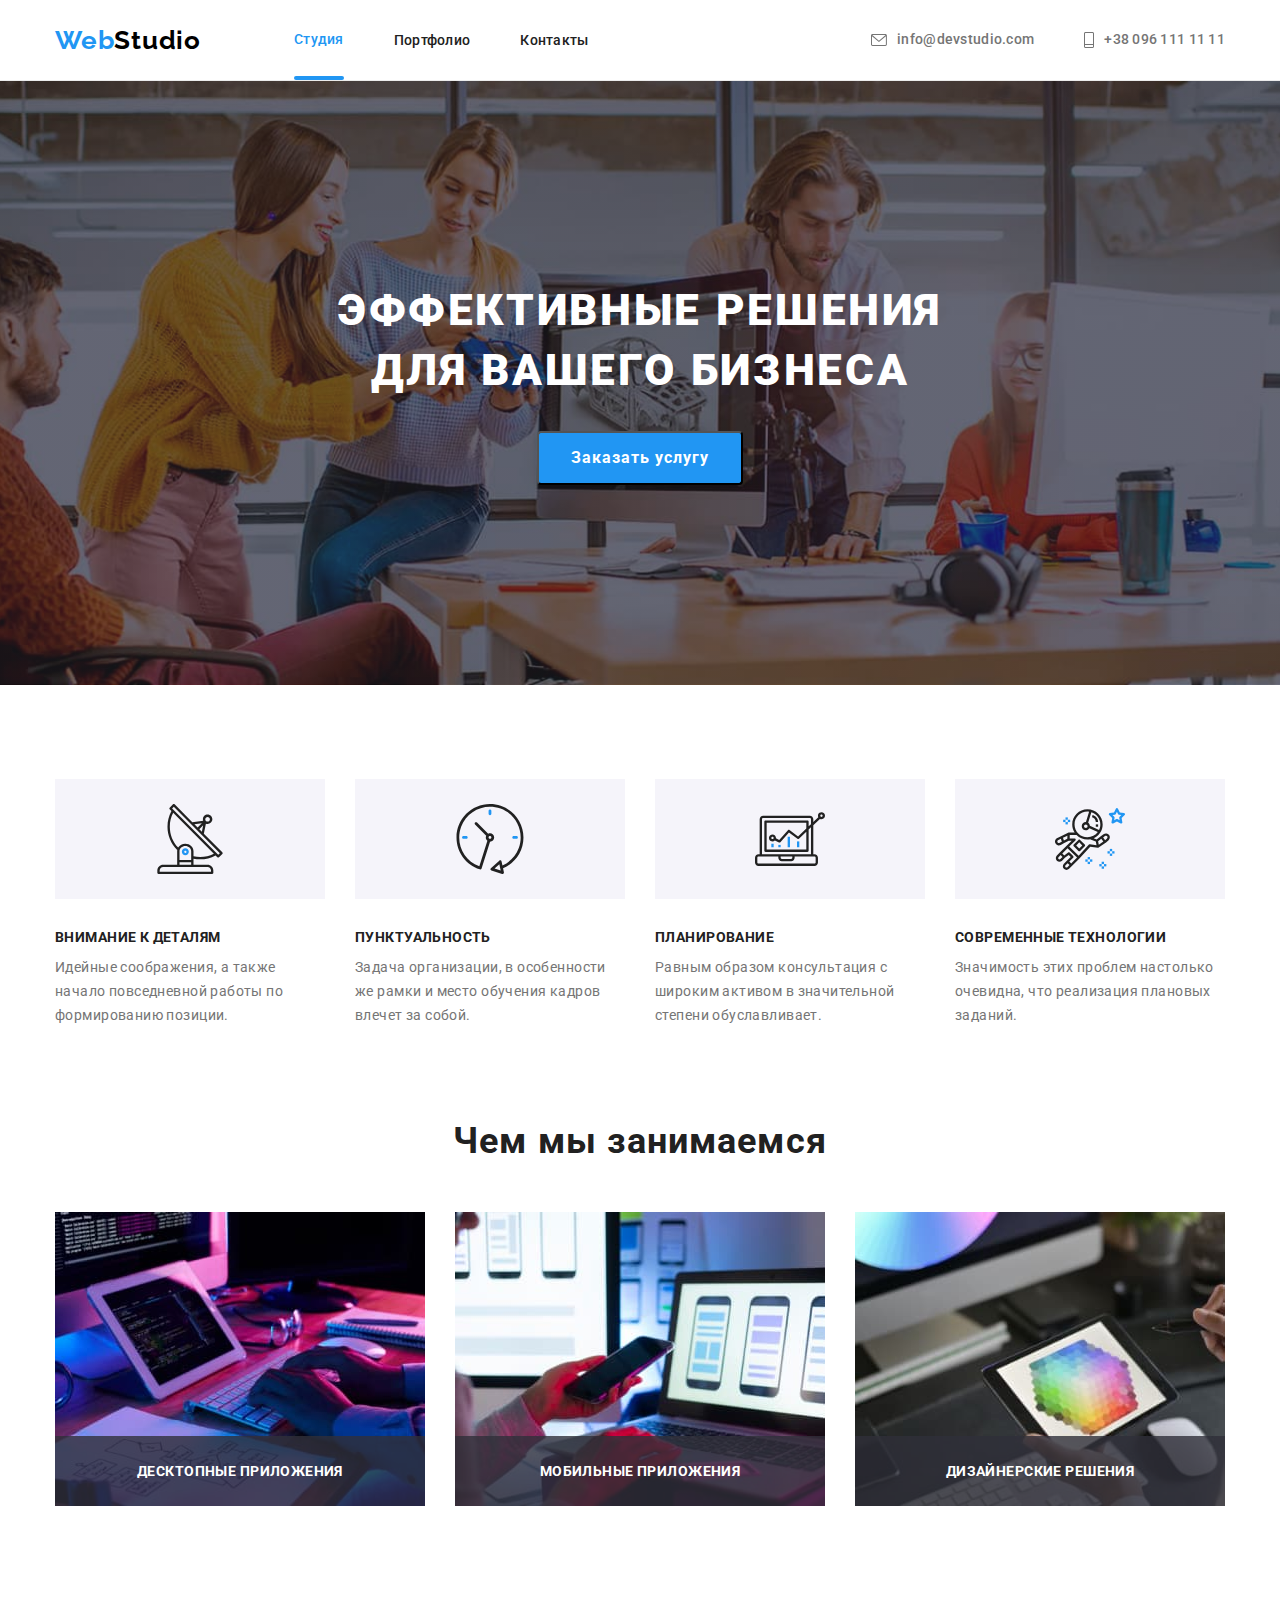
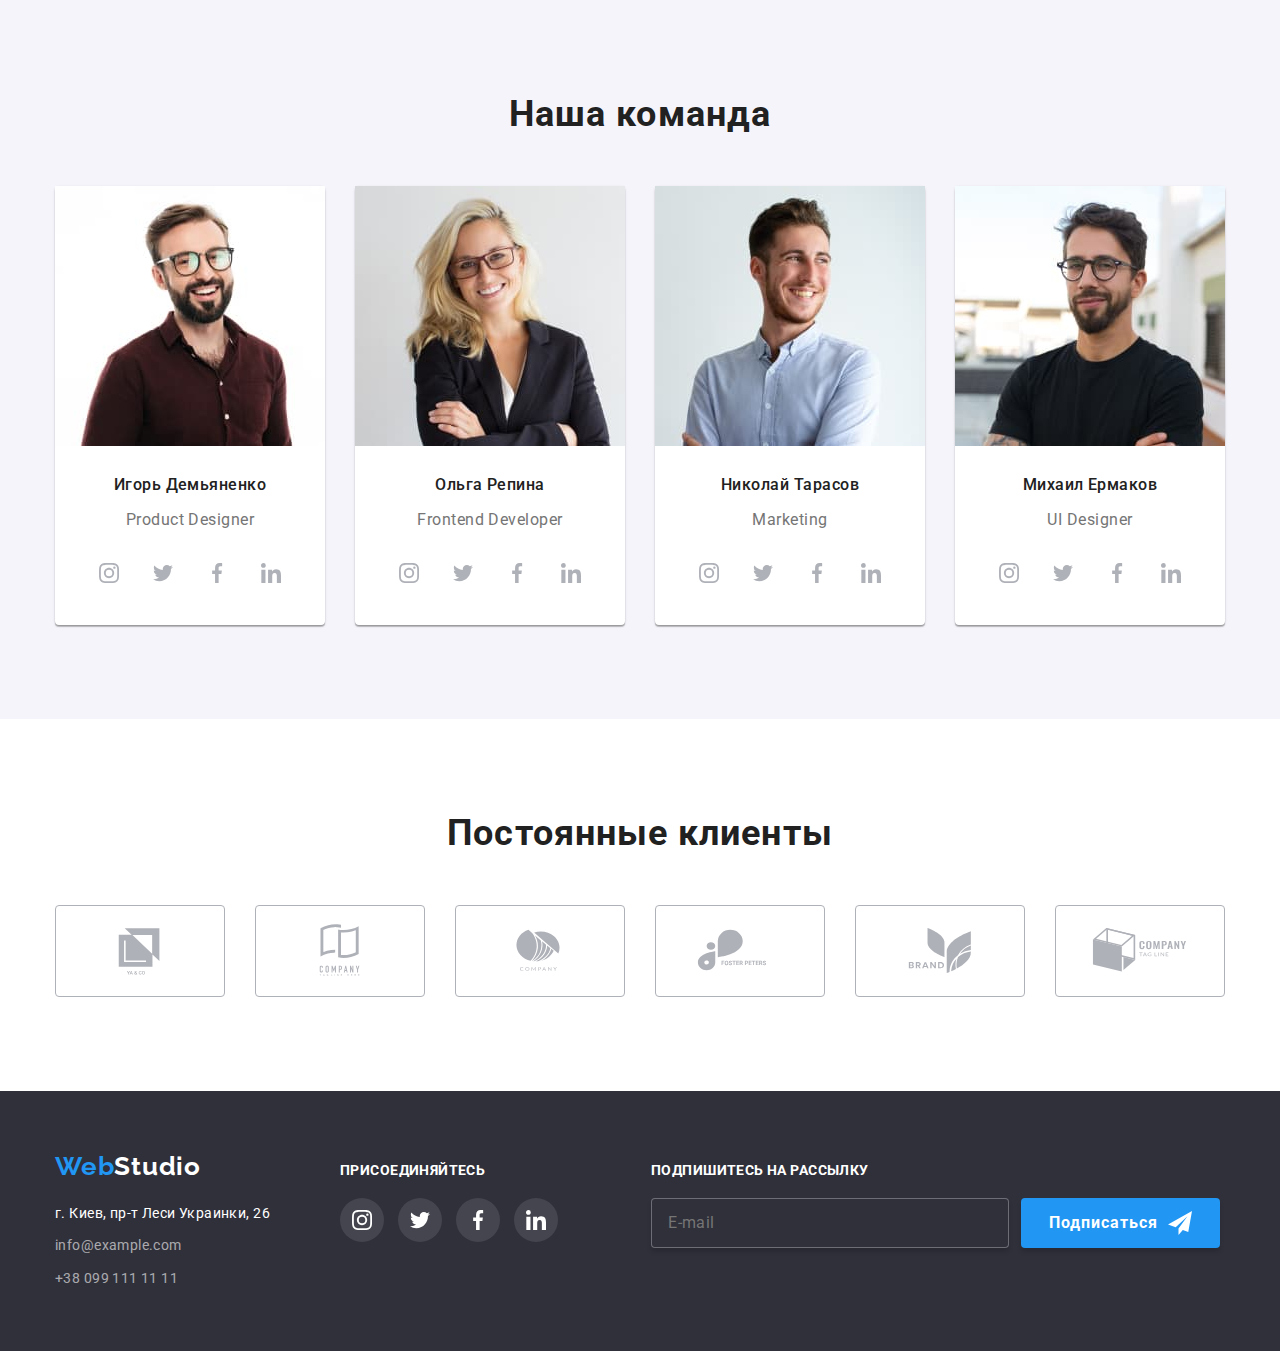
<file: index.html>
<!DOCTYPE html>
<html lang="ru">

<head>
  <meta charset="UTF-8" />
  <meta http-equiv="X-UA-Compatible" content="IE=edge" />
  <meta name="viewport" content="width=device-width, initial-scale=1.0" />
  <title>WebStudio</title>
  <link rel="preconnect" href="https://fonts.googleapis.com">
  <link rel="preconnect" href="https://fonts.gstatic.com" crossorigin>
  <link
    href="https://fonts.googleapis.com/css2?family=Montserrat:ital,wght@0,300;0,400;0,700;1,300&family=Oleo+Script&family=Raleway:wght@700&family=Roboto:wght@300;400;500;700;900&display=swap"
    rel="stylesheet">
  <link rel="stylesheet" href="https://cdnjs.cloudflare.com/ajax/libs/modern-normalize/1.1.0/modern-normalize.min.css">
  <link rel="stylesheet" href="./styles/style.css">

</head>

<body>
  <header class="header-section">
    <div class="container header-webstudio-logo">
      <a href="./index.html" class="header-webstudio-link"><span class="logo-bluetext">Web</span><span
          class="blacktext">Studio</span></a>
      <nav class="header-nav">
        <ul class="header-nav-ul">
          <li class="header-nav-item"><a href="./index.html" class="header-bluetext">Студия</a></li>
          <li class="header-nav-item"><a class="header-nav-link" href="./portfolio.html">Портфолио</a></li>
          <li class="header-nav-item"><a class="header-nav-link" href="#">Контакты</a></li>
        </ul>
      </nav>
      <ul class="header-contacts">
        <li class="header-contacts-item">
          <a class="header-contacts-link" href="mailto:info@devstudio.com">
            <svg class="icon-envelope">
              <use href="./images/symbol-defs.svg#icon-envelope">
              </use>
            </svg>
            info@devstudio.com
          </a>
        </li>
        <li class="header-contacts-item">
          <a class="header-contacts-link" href="tel:+380961111111">
            <svg class="icon-phone">
              <use href="./images/symbol-defs.svg#icon-phone">
              </use>
            </svg>
            +38 096 111 11 11
          </a>
        </li>
      </ul>
    </div>
  </header>
  <main class="main-section">
    <section class="hero">
      <!-- <div class="Button-section"> -->
      <div class="container">
        <h1 class="button-section-title">ЭФФЕКТИВНЫЕ РЕШЕНИЯ<br>ДЛЯ ВАШЕГО БИЗНЕСА</h1>
        <button type="button" class="main-page-button" data-modal-open>Заказать услугу</button>
      </div>
      <!-- </div> -->
    </section>
    <section class="section about-us-section">
      <div class="container">
        <ul class="about-us-list">
          <li class="about-us-item">
            <div class="about-us-icon-div"> <svg height="70" width="70" class="about-us-icon">
                <use href="./images/symbol-defs.svg#icon-antenna"></use>
              </svg></div>
            <h3 class="about-us-title">ВНИМАНИЕ К ДЕТАЛЯМ</h3>
            <p class="about-us-text">
              Идейные соображения, а также начало повседневной работы по
              формированию позиции.
            </p>
          </li>
          <li class="about-us-item">
            <div class="about-us-icon-div"><svg height="70" width="70" class="about-us-icon">
                <use href="./images/symbol-defs.svg#icon-clock"></use>
              </svg></div>
            <h3 class="about-us-title">ПУНКТУАЛЬНОСТЬ</h3>
            <p class="about-us-text">
              Задача организации, в особенности же рамки и место обучения кадров
              влечет за собой.
            </p>
          </li>
          <li class="about-us-item">
            <div class="about-us-icon-div"><svg height="70" width="70" class="about-us-icon">
                <use href="./images/symbol-defs.svg#icon-diagram"></use>
              </svg></div>
            <h3 class="about-us-title">ПЛАНИРОВАНИЕ</h3>
            <p class="about-us-text">
              Равным образом консультация с широким активом в значительной степени
              обуславливает.
            </p>
          </li>
          <li class="about-us-item">
            <div class="about-us-icon-div"> <svg height="70" width="70" class="about-us-icon">
                <use href="./images/symbol-defs.svg#icon-astronaut"></use>
              </svg></div>
            <h3 class="about-us-title">СОВРЕМЕННЫЕ ТЕХНОЛОГИИ</h3>
            <p class="about-us-text">
              Значимость этих проблем настолько очевидна, что реализация плановых
              заданий.
            </p>
          </li>
        </ul>
      </div>
    </section>
    <section class="section what-we-do-section">
      <div class="container">
        <!-- <div class="what-we-do-div"> -->
        <h2 class="what-we-do-title">Чем мы занимаемся</h2>
        <ul class="what-we-do-list">
          <li class="what-we-do-item">
            <div class="what-we-do-item-div">
              <img width="370" src="images/Планшет.jpg" alt="Чем мы занимаемся" />

              <div class="what-we-do-name">
                <h3 class="what-we-do-text">
                  ДЕСКТОПНЫЕ ПРИЛОЖЕНИЯ
                </h3>
              </div>
            </div>
          </li>
          <li class="what-we-do-item">
            <div class="what-we-do-item-div">
              <img width="370" src="images/Ноут.jpg" alt="Чем мы занимаемся" />
              <div class="what-we-do-name">
                <h3 class="what-we-do-text">
                  МОБИЛЬНЫЕ ПРИЛОЖЕНИЯ
                </h3>
              </div>
            </div>
          </li>
          <li class="what-we-do-item">
            <div class="what-we-do-item-div">
              <img width="370" src="images/Палитра.jpg" alt="Чем мы занимаемся" />

              <div class="what-we-do-name">
                <h3 class="what-we-do-text">
                  ДИЗАЙНЕРСКИЕ РЕШЕНИЯ
                </h3>
              </div>
            </div>
          </li>
        </ul>
        <!-- </div> -->
      </div>
    </section>
    <section class="section our-team-section">
      <div class="container">
        <h2>Наша команда</h2>
        <ul class="our-team-list">
          <li class="our-team-item">
            <img width="270" src="images/Демьяненко.jpg" alt="Игорь Демьяненко" />
            <div class="our-team-item-div">
              <h3 class="our-team-name">Игорь Демьяненко</h3>
              <p class="our-team-job">Product Designer</p>
              <ul class="our-team-icon-list">
                <li class="our-team-icon-item">
                  <a class="our-team-icon-link" href="#">
                    <svg width="20px" height="20px" class="our-team-icon-instagram">
                      <use href="./images/symbol-defs.svg#icon-instagram"></use>
                    </svg>
                  </a>
                </li>
                <li class="our-team-icon-item">
                  <a class="our-team-icon-link" href="#">
                    <svg width="20px" height="20px" class="our-team-icon-twitter">
                      <use href="./images/symbol-defs.svg#icon-twitter"></use>
                    </svg>
                  </a>
                </li>
                <li class="our-team-icon-item">
                  <a class="our-team-icon-link" href="#">
                    <svg width="20px" height="20px" class="our-team-icon-facebook">
                      <use href="./images/symbol-defs.svg#icon-facebook"></use>
                    </svg>
                  </a>
                </li>
                <li class="our-team-icon-item">
                  <a class="our-team-icon-link" href="#">
                    <svg width="20px" height="20px" class="our-team-icon-linkedin">
                      <use href="./images/symbol-defs.svg#icon-linkedin"></use>
                    </svg>
                  </a>
                </li>
              </ul>
            </div>
          </li>

          <li class="our-team-item">
            <img width="270" src="images/Репина.jpg" alt="Ольга Репина" />
            <div class="our-team-item-div">
              <h3 class="our-team-name">Ольга Репина</h3>
              <p class="our-team-job">Frontend Developer</p>
              <ul class="our-team-icon-list">
                <li class="our-team-icon-item">
                  <a class="our-team-icon-link" href="#">
                    <svg width="20px" height="20px" class="our-team-icon-instagram">
                      <use href="./images/symbol-defs.svg#icon-instagram"></use>
                    </svg>
                  </a>
                </li>
                <li class="our-team-icon-item">
                  <a class="our-team-icon-link" href="#">
                    <svg width="20px" height="20px" class="our-team-icon-twitter">
                      <use href="./images/symbol-defs.svg#icon-twitter"></use>
                    </svg>
                  </a>
                </li>
                <li class="our-team-icon-item">
                  <a class="our-team-icon-link" href="#">
                    <svg width="20px" height="20px" class="our-team-icon-facebook">
                      <use href="./images/symbol-defs.svg#icon-facebook"></use>
                    </svg>
                  </a>
                </li>
                <li class="our-team-icon-item">
                  <a class="our-team-icon-link" href="#">
                    <svg width="20px" height="20px" class="our-team-icon-linkedin">
                      <use href="./images/symbol-defs.svg#icon-linkedin"></use>
                    </svg>
                  </a>
                </li>
              </ul>
            </div>
          </li>

          <li class="our-team-item">
            <img width="270" src="images/Тарасов.jpg" alt="Николай Тарасов" />
            <div class="our-team-item-div">
              <h3 class="our-team-name">Николай Тарасов</h3>
              <p class="our-team-job">Marketing</p>
              <ul class="our-team-icon-list">
                <li class="our-team-icon-item">
                  <a class="our-team-icon-link" href="#">
                    <svg width="20px" height="20px" class="our-team-icon-instagram">
                      <use href="./images/symbol-defs.svg#icon-instagram"></use>
                    </svg>
                  </a>
                </li>
                <li class="our-team-icon-item">
                  <a class="our-team-icon-link" href="#">
                    <svg width="20px" height="20px" class="our-team-icon-twitter">
                      <use href="./images/symbol-defs.svg#icon-twitter"></use>
                    </svg>
                  </a>
                </li>
                <li class="our-team-icon-item">
                  <a class="our-team-icon-link" href="#">
                    <svg width="20px" height="20px" class="our-team-icon-facebook">
                      <use href="./images/symbol-defs.svg#icon-facebook"></use>
                    </svg>
                  </a>
                </li>
                <li class="our-team-icon-item">
                  <a class="our-team-icon-link" href="#">
                    <svg width="20px" height="20px" class="our-team-icon-linkedin">
                      <use href="./images/symbol-defs.svg#icon-linkedin"></use>
                    </svg>
                  </a>
                </li>
              </ul>
            </div>
          </li>
          <li class="our-team-item">
            <img width="270" src="images/Ермаков.jpg" alt="Михаил Ермаков" />
            <div class="our-team-item-div">
              <h3 class="our-team-name">Михаил Ермаков</h3>
              <p class="our-team-job">UI Designer</p>
              <ul class="our-team-icon-list">
                <li class="our-team-icon-item">
                  <a class="our-team-icon-link" href="#">
                    <svg width="20px" height="20px" class="our-team-icon-instagram">
                      <use href="./images/symbol-defs.svg#icon-instagram"></use>
                    </svg>
                  </a>
                </li>
                <li class="our-team-icon-item">
                  <a class="our-team-icon-link" href="#">
                    <svg width="20px" height="20px" class="our-team-icon-twitter">
                      <use href="./images/symbol-defs.svg#icon-twitter"></use>
                    </svg>
                  </a>
                </li>
                <li class="our-team-icon-item">
                  <a class="our-team-icon-link" href="#">
                    <svg width="20px" height="20px" class="our-team-icon-facebook">
                      <use href="./images/symbol-defs.svg#icon-facebook"></use>
                    </svg>
                  </a>
                </li>
                <li class="our-team-icon-item">
                  <a class="our-team-icon-link" href="#">
                    <svg width="20px" height="20px" class="our-team-icon-linkedin">
                      <use href="./images/symbol-defs.svg#icon-linkedin"></use>
                    </svg>
                  </a>
                </li>
              </ul>
            </div>
          </li>
        </ul>
      </div>
    </section>
    <section class="section clients-section">
      <div class="container">
        <h2>Постоянные клиенты</h2>
        <ul class="clients-list">
          <li class="clients-list-item">
            <a href="" class="clients-icon-link">
              <svg height="60" width="106" class="clients-icon-logo">
                <use href="./images/symbol-defs.svg#icon-logo1"></use>
              </svg>
            </a>
          </li>
          <li class="clients-list-item">
            <a href="#" class="clients-icon-link">
              <svg height="60" width="106" class="clients-icon-logo">
                <use href="./images/symbol-defs.svg#icon-logo2"></use>
              </svg>
            </a>
          </li>
          <li class="clients-list-item">
            <a href="#" class="clients-icon-link">
              <svg height="60" width="106" class="clients-icon-logo">
                <use href="./images/symbol-defs.svg#icon-logo3"></use>
              </svg>
            </a>
          </li>
          <li class="clients-list-item">
            <a href="#" class="clients-icon-link">
              <svg height="60" width="106" class="clients-icon-logo">
                <use href="./images/symbol-defs.svg#icon-logo4"></use>
              </svg>
            </a>
          </li>
          <li class="clients-list-item">
            <a href="#" class="clients-icon-link">
              <svg height="60" width="106" class="clients-icon-logo">
                <use href="./images/symbol-defs.svg#icon-logo5"></use>
              </svg>
            </a>
          </li>
          <li class="clients-list-item">
            <a href="#" class="clients-icon-link">
              <svg height="60" width="106" class="clients-icon-logo">
                <use href="./images/symbol-defs.svg#icon-logo6"></use>
              </svg>
            </a>
          </li>
        </ul>
      </div>
    </section>
  </main>
  <footer class="footer-section">
    <div class="container footer-container">
      <div class="footer-webstudio-logo-div">
        <a href="./index.html" class="footer-webstudio-link"><span class="footer-bluetext">Web</span><span
            class="footer-whitetext">Studio</span></a>
        <address class="footer-address">
          <ul class="footer-contacts-list">
            <li class="footer-contacts-item">
              <a class="footer-map" target="_blank" rel="noopener noreferrer"
                href="https://www.google.com/maps/place/%D0%B1%D1%83%D0%BB.+%D0%9B%D0%B5%D1%81%D0%B8+%D0%A3%D0%BA%D1%80%D0%B0%D0%B8%D0%BD%D0%BA%D0%B8,+26,+%D0%9A%D0%B8%D0%B5%D0%B2,+02000/data=!4m2!3m1!1s0x40d4cf0e033ecbe9:0x57a4dffefec77da0?sa=X&ved=2ahUKEwjets2E19n2AhUVuosKHc_YD5UQ8gF6BAgVEAE">г.
                Киев, пр-т Леси Украинки, 26</a>
            </li>
            <li class="footer-contacts-item"><a class="footer-contacts-link"
                href="mailto:info@example.com">info@example.com</a></li>
            <li class="footer-contacts-item"><a class="footer-contacts-link" href="tel:+380991111111">+38 099 111 11 11
              </a>
            </li>
          </ul>
        </address>
      </div>
      <div class="footer-icon-div">
        <h3 class="footer-icon-title">ПРИСОЕДИНЯЙТЕСЬ</h3>
        <ul class="footer-icon-list">
          <li class="footer-icon-item">
            <a class="footer-icon-link" href="#">
              <svg height="20px" width="20px" class="footer-icon-instagram">
                <use href="./images/symbol-defs.svg#icon-instagram"></use>
              </svg>
            </a>
          </li>
          <li class="footer-icon-item">
            <a class="footer-icon-link" href="#">
              <svg height="20px" width="20px" class="footer-icon-twitter">
                <use href="./images/symbol-defs.svg#icon-twitter"></use>
              </svg>
            </a>
          </li>
          <li class="footer-icon-item">
            <a class="footer-icon-link" href="#">
              <svg height="20px" width="20px" class="footer-icon-facebook">
                <use href="./images/symbol-defs.svg#icon-facebook"></use>
              </svg>
            </a>
          </li>
          <li class="footer-icon-item">
            <a class="footer-icon-link" href="#">
              <svg height="20px" width="20px" class="footer-icon-linkedin">
                <use href="./images/symbol-defs.svg#icon-linkedin"></use>
              </svg>
            </a>
          </li>
        </ul>
      </div>
      <div class="footer-form-div">
        <h3 class="footer-form-title">
          ПОДПИШИТЕСЬ НА РАССЫЛКУ
        </h3>
        <form class="footer-form">
          <input class="footer-form-input" type="email" name="subscribe" placeholder="E-mail">
          <button class="footer-form-button" type="submit">
            Подписаться
            <svg width="24px" height="24px" class="footer-form-icon">
              <use href="./images/symbol-defs.svg#icon-subscribe"></use>
            </svg>
          </button>

        </form>
      </div>
    </div>
  </footer>
  <div data-modal class="backdrop is-hidden">
    <div class="modal">
      <div class="modal-button-div">
        <button data-modal-close type="button" class="modal-button">
          <img alt="cross" width="30" height="30" class="close-modal-logo" src="./images/close-modal.svg">
        </button>
      </div>
      <div class="modal-form-div">
        <h2 class="modal-form-title">
          Оставьте свои данные, мы вам перезвоним
        </h2>
        <form name="callback-form" class="modal-form">
          <div class="form-div">
            <label class="form-label">
              Имя
              <input class="form-input" type="text" name="name" autofocus>
              <svg width="12px" height="12px" class="form-icon">
                <use href="./images/symbol-defs.svg#icon-modal-name"></use>
              </svg>
            </label>
          </div>
          <div class="form-div">
            <label class="form-label">
              Телефон
              <input class="form-input" type="tel" name="tel">
              <svg width="13px" height="13px" class="form-icon">
                <use href="./images/symbol-defs.svg#icon-modal-tel"></use>
              </svg>
            </label>
          </div>
          <div class="form-div">
            <label class="form-label">
              Почта
              <input class="form-input" type="email" name="email">
              <svg width="15px" height="12px" class="form-icon">
                <use href="./images/symbol-defs.svg#icon-modal-mail"></use>
              </svg>
            </label>
          </div>
          <div class="form-div">
            <label class="form-label">
              Комментарий
              <textarea class="form-input" name="comment" rows="10" placeholder="Введите текст"></textarea>
            </label>
          </div>
          <div class="form-div">
            <label class="form-label-policy">
              <input class="form-checkbox" type="checkbox" name="policy">

              <span class="checkbox-icon"></span>
              Соглашаюсь с рассылкой и принимаю <a class="form-policy-link" href="#">Условия договора</a>
            </label>
          </div>
          <button class="form-submit-button" type="submit">
            Отправить
          </button>
        </form>
      </div>
    </div>
  </div>
  <script src="./js/modal.js"></script>
</body>

</html>
</file>
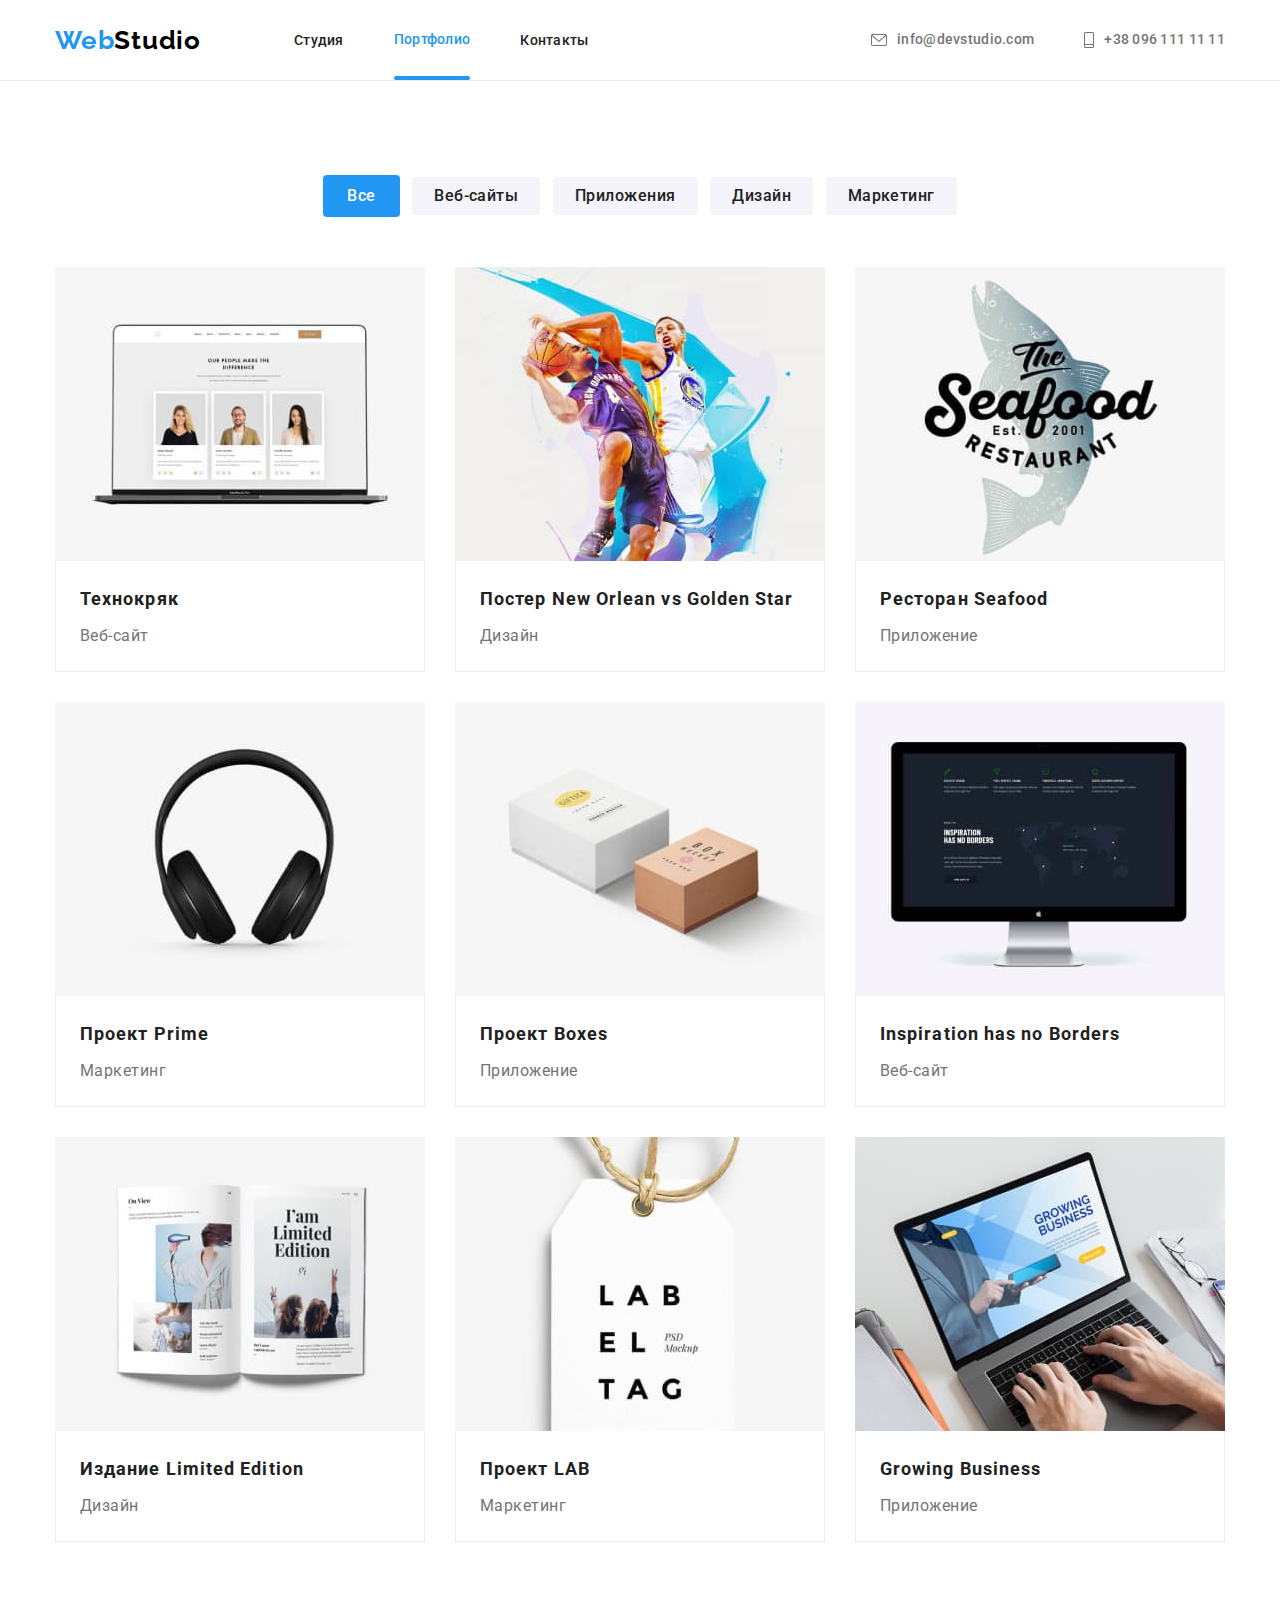
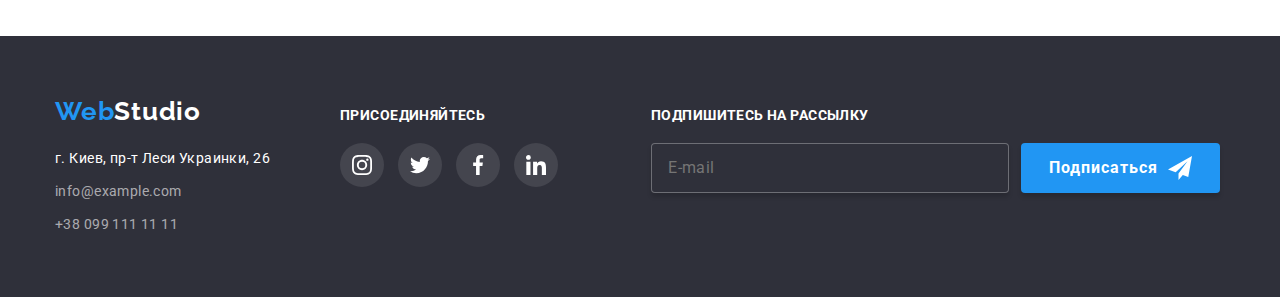
<file: portfolio.html>
<!DOCTYPE html>
<html lang="ru">

<head>
  <meta charset="UTF-8" />
  <meta http-equiv="X-UA-Compatible" content="IE=edge" />
  <meta name="viewport" content="width=device-width, initial-scale=1.0" />
  <title>WebStudio</title>
  <link rel="preconnect" href="https://fonts.googleapis.com">
  <link rel="preconnect" href="https://fonts.gstatic.com" crossorigin>
  <link
    href="https://fonts.googleapis.com/css2?family=Montserrat:ital,wght@0,300;0,400;0,700;1,300&family=Oleo+Script&family=Raleway:wght@700&family=Roboto:wght@300;400;500;700;900&display=swap"
    rel="stylesheet">
  <link rel="stylesheet" href="https://cdnjs.cloudflare.com/ajax/libs/modern-normalize/1.1.0/modern-normalize.min.css">
  <link rel="stylesheet" href="./styles/style.css">

<body>
  <header class="header-section">
    <div class="container header-webstudio-logo">
      <a href="./index.html" class="header-webstudio-link"><span class="logo-bluetext">Web</span><span
          class="blacktext">Studio</span></a>
      <nav class="header-nav">
        <ul class="header-nav-ul">
          <li class="header-nav-item"><a class="header-nav-link" href="./index.html">Студия</a></li>
          <li class="header-nav-item"><a class="header-bluetext" href="./portfolio.html">Портфолио</a></li>
          <li class="header-nav-item"><a class="header-nav-link" href="#">Контакты</a></li>
        </ul>
      </nav>
      <ul class="header-contacts">
        <li class="header-contacts-item">
          <a class="header-contacts-link" href="mailto:info@devstudio.com">
            <svg class="icon-envelope">
              <use href="./images/symbol-defs.svg#icon-envelope">
              </use>
            </svg>
            info@devstudio.com
          </a>
        </li>
        <li class="header-contacts-item">
          <a class="header-contacts-link" href="tel:+380961111111">
            <svg class="icon-phone">
              <use href="./images/symbol-defs.svg#icon-phone">
              </use>
            </svg>
            +38 096 111 11 11
          </a>
        </li>
      </ul>
    </div>
  </header>
  <main class="main-section">
    <section class="section portfolio-section">
      <div class="container">
        <ul class="portfolio-buttons-list">
          <li class="portfolio-buttons-item"><button class="portfolio-button-blue" type="button">Все</button></li>
          <li class="portfolio-buttons-item"><button class="portfolio-buttons" type="button">Веб-сайты</button></li>
          <li class="portfolio-buttons-item"><button class="portfolio-buttons" type="button">Приложения</button></li>
          <li class="portfolio-buttons-item"><button class="portfolio-buttons" type="button">Дизайн</button></li>
          <li class="portfolio-buttons-item"><button class="portfolio-buttons" type="button">Маркетинг</button></li>
        </ul>
        <ul class="portfolio-list">
          <li class="portfolio-list-item">
            <a class="portfolio-list-item-link" href="#">
              <div class="portfolio-thumb">
                <img class="portfolio-img" width="370" src="./images/Технокряк.jpg" alt="Технокряк">
                <div class="portfolio-list-hover">
                  <p class="portfolio-list-hover-text">Ресурс предлагает комплексные предложения с разным уровнем
                    функционала и сервисов. Все это позволит посетителю получить исчерпывающие сведения о компании или
                    частном лице.</p>
                </div>
              </div>
              <div class="portfolio-list-text-div">
                <h3 class="portfolio-list-title">Технокряк</h3>
                <p class="portfolio-list-text">Веб-сайт</p>
              </div>

            </a>
          </li>
          <li class="portfolio-list-item">
            <a class="portfolio-list-item-link" href="#">
              <div class="portfolio-thumb">
                <img width="370" src="./images/Постер.jpg" alt="Постер">
                <div class="portfolio-list-hover">
                  <p class="portfolio-list-hover-text">Ресурс предлагает комплексные предложения с разным уровнем
                    функционала и сервисов. Все это позволит посетителю получить исчерпывающие сведения о компании или
                    частном лице.</p>
                </div>
              </div>
              <div class="portfolio-list-text-div">
                <h3 class="portfolio-list-title">Постер New Orlean vs Golden Star</h3>
                <p class="portfolio-list-text">Дизайн</p>
              </div>
            </a>
          </li>
          <li class="portfolio-list-item">
            <a class="portfolio-list-item-link" href="#">
              <div class="portfolio-thumb"> <img width="370" src="./images/Ресторан.jpg" alt="Ресторан">
                <div class="portfolio-list-hover">
                  <p class="portfolio-list-hover-text">Ресурс предлагает комплексные предложения с разным уровнем
                    функционала и сервисов. Все это позволит посетителю получить исчерпывающие сведения о компании или
                    частном лице.</p>
                </div>
              </div>
              <div class="portfolio-list-text-div">
                <h3 class="portfolio-list-title">Ресторан Seafood</h3>
                <p class="portfolio-list-text">Приложение</p>
              </div>
            </a>
          </li>
          <li class="portfolio-list-item">
            <a class="portfolio-list-item-link" href="#">
              <div class="portfolio-thumb">
                <img width="370" src="./images/Наушники.jpg" alt="Наушники">
                <div class="portfolio-list-hover">
                  <p class="portfolio-list-hover-text">Ресурс предлагает комплексные предложения с разным уровнем
                    функционала и сервисов. Все это позволит посетителю получить исчерпывающие сведения о компании или
                    частном лице.</p>
                </div>
              </div>
              <div class="portfolio-list-text-div">
                <h3 class="portfolio-list-title">Проект Prime</h3>
                <p class="portfolio-list-text">Маркетинг</p>
              </div>
            </a>
          </li>
          <li class="portfolio-list-item">
            <a class="portfolio-list-item-link" href="#">
              <div class="portfolio-thumb">
                <img width="370" src="./images/Коробки.jpg" alt="Коробки">
                <div class="portfolio-list-hover">
                  <p class="portfolio-list-hover-text">Ресурс предлагает комплексные предложения с разным уровнем
                    функционала и сервисов. Все это позволит посетителю получить исчерпывающие сведения о компании или
                    частном лице.</p>
                </div>
              </div>
              <div class="portfolio-list-text-div">
                <h3 class="portfolio-list-title">Проект Boxes</h3>
                <p class="portfolio-list-text">Приложение</p>
              </div>
            </a>
          </li>
          <li class="portfolio-list-item">
            <a class="portfolio-list-item-link" href="#">
              <div class="portfolio-thumb">
                <img width="370" src="./images/Монитор.jpg" alt="Монитор">
                <div class="portfolio-list-hover">
                  <p class="portfolio-list-hover-text">Ресурс предлагает комплексные предложения с разным уровнем
                    функционала и сервисов. Все это позволит посетителю получить исчерпывающие сведения о компании или
                    частном лице.</p>
                </div>
              </div>
              <div class="portfolio-list-text-div">
                <h3 class="portfolio-list-title">Inspiration has no Borders</h3>
                <p class="portfolio-list-text">Веб-сайт</p>
              </div>
            </a>
          </li>
          <li class="portfolio-list-item">
            <a class="portfolio-list-item-link" href="#">
              <div class="portfolio-thumb">
                <img width="370" src="./images/Издание.jpg" alt="Издание">
                <div class="portfolio-list-hover">
                  <p class="portfolio-list-hover-text">Ресурс предлагает комплексные предложения с разным уровнем
                    функционала и сервисов. Все это позволит посетителю получить исчерпывающие сведения о компании или
                    частном лице.</p>
                </div>
              </div>
              <div class="portfolio-list-text-div">
                <h3 class="portfolio-list-title">Издание Limited Edition</h3>
                <p class="portfolio-list-text">Дизайн</p>
              </div>
            </a>
          </li>
          <li class="portfolio-list-item">
            <a class="portfolio-list-item-link" href="#">
              <div class="portfolio-thumb">
                <img width="370" src="./images/Лаб.jpg" alt="Лаб">
                <div class="portfolio-list-hover">
                  <p class="portfolio-list-hover-text">Ресурс предлагает комплексные предложения с разным уровнем
                    функционала и сервисов. Все это позволит посетителю получить исчерпывающие сведения о компании или
                    частном лице.</p>
                </div>
              </div>
              <div class="portfolio-list-text-div">
                <h3 class="portfolio-list-title">Проект LAB</h3>
                <p class="portfolio-list-text">Маркетинг</p>
              </div>
            </a>
          </li>
          <li class="portfolio-list-item">
            <a class="portfolio-list-item-link" href="#">
              <div class="portfolio-thumb">
                <img width="370" src="./images/Growing.jpg" alt="Growing">
                <div class="portfolio-list-hover">
                  <p class="portfolio-list-hover-text">Ресурс предлагает комплексные предложения с разным уровнем
                    функционала и сервисов. Все это позволит посетителю получить исчерпывающие сведения о компании или
                    частном лице.</p>
                </div>
              </div>
              <div class="portfolio-list-text-div">
                <h3 class="portfolio-list-title">Growing Business</h3>
                <p class="portfolio-list-text">Приложение</p>
              </div>
            </a>
          </li>
        </ul>
      </div>
    </section>
  </main>
  <footer class="footer-section">
    <div class="container footer-container">
      <div class="footer-webstudio-logo-div">
        <a href="./index.html" class="footer-webstudio-link"><span class="footer-bluetext">Web</span><span
            class="footer-whitetext">Studio</span></a>
        <address class="footer-address">
          <ul class="footer-contacts-list">
            <li class="footer-contacts-item">
              <a class="footer-map" target="_blank" rel="noopener noreferrer"
                href="https://www.google.com/maps/place/%D0%B1%D1%83%D0%BB.+%D0%9B%D0%B5%D1%81%D0%B8+%D0%A3%D0%BA%D1%80%D0%B0%D0%B8%D0%BD%D0%BA%D0%B8,+26,+%D0%9A%D0%B8%D0%B5%D0%B2,+02000/data=!4m2!3m1!1s0x40d4cf0e033ecbe9:0x57a4dffefec77da0?sa=X&ved=2ahUKEwjets2E19n2AhUVuosKHc_YD5UQ8gF6BAgVEAE">г.
                Киев, пр-т Леси Украинки, 26</a>
            </li>
            <li class="footer-contacts-item"><a class="footer-contacts-link"
                href="mailto:info@example.com">info@example.com</a></li>
            <li class="footer-contacts-item"><a class="footer-contacts-link" href="tel:+380991111111">+38 099 111 11 11
              </a>
            </li>
          </ul>
        </address>
      </div>
      <div class="footer-icon-div">
        <h3 class="footer-icon-title">ПРИСОЕДИНЯЙТЕСЬ</h3>
        <ul class="footer-icon-list">
          <li class="footer-icon-item">
            <a class="footer-icon-link" href="#">
              <svg height="20px" width="20px" class="footer-icon-instagram">
                <use href="./images/symbol-defs.svg#icon-instagram"></use>
              </svg>
            </a>
          </li>
          <li class="footer-icon-item">
            <a class="footer-icon-link" href="#">
              <svg height="20px" width="20px" class="footer-icon-twitter">
                <use href="./images/symbol-defs.svg#icon-twitter"></use>
              </svg>
            </a>
          </li>
          <li class="footer-icon-item">
            <a class="footer-icon-link" href="#">
              <svg height="20px" width="20px" class="footer-icon-facebook">
                <use href="./images/symbol-defs.svg#icon-facebook"></use>
              </svg>
            </a>
          </li>
          <li class="footer-icon-item">
            <a class="footer-icon-link" href="#">
              <svg height="20px" width="20px" class="footer-icon-linkedin">
                <use href="./images/symbol-defs.svg#icon-linkedin"></use>
              </svg>
            </a>
          </li>
        </ul>
      </div>
      <div class="footer-form-div">
        <h3 class="footer-form-title">
          ПОДПИШИТЕСЬ НА РАССЫЛКУ
        </h3>
        <form class="footer-form">
          <input class="footer-form-input" type="email" name="subscribe" id="subscribe" placeholder="E-mail">
          <button class="footer-form-button" type="submit">
            Подписаться
            <svg width="24px" height="24px" class="footer-form-icon">
              <use href="./images/symbol-defs.svg#icon-subscribe"></use>
            </svg>
          </button>
        </form>
      </div>
    </div>
  </footer>
</body>

</html>
</file>
<file: styles/style.css>
html {
    box-sizing: border-box;
}

*,
*::before,
*::after {
    box-sizing: inherit;
}

body {
    font-family: 'Roboto', sans-serif;
    text-decoration: none;
    margin: 0 auto;
}

header {
    border-bottom: 1px solid #ECECEC;
}

footer {
    padding-top: 60px;
    padding-bottom: 60px;
    background-color: #2F303A;
}

p {
    font-size: 16px;
    font-weight: 400;
    line-height: 1.87;
    letter-spacing: 0.03em;
    text-align: left;
    color: #757575;
    margin: 0;
}

li {
    margin: 0;
    padding: 0;
    display: inline-block;
    list-style-type: none;
}

ul {
    margin: 0;
    padding: 0;
}

nav {
    margin-left: 93px;
}

img {
    display: block
}

h1 {
    font-size: 44px;
    font-weight: 900;
    line-height: 1.36;
    letter-spacing: 0.06em;
    text-align: center;
    color: #FFFFFF;
    margin: 0;
}

h2 {
    font-size: 36px;
    font-weight: 700;
    line-height: 1.16;
    letter-spacing: 0.03em;
    text-align: center;
    color: #212121;
    margin: 0;
}

h3 {
    font-size: 16px;
    font-weight: 500;
    line-height: 1.18;
    letter-spacing: 0.03em;
    text-align: left;
    color: #212121;
    margin: 0;
}

a {
    font-size: 14px;
    font-weight: 500;
    line-height: 1.14;
    letter-spacing: 0.02em;
    text-align: left;
    text-decoration: none;
}

address {
    font-style: normal;
}

.container {
    width: 1200px;
    margin: 0 auto;
    padding-left: 15px;
    padding-right: 15px;
}

.section:nth-child(2n) {
    padding-top: 94px;
    padding-bottom: 94px;
}

.section:nth-child(3) {
    padding-bottom: 94px;
}

.hero {
    margin: 0 auto;
    max-width: 1600px;
    min-height: 600px;
    padding-top: 200px;
    padding-bottom: 200px;
    background-color: #2F303A;
    background-image: linear-gradient(to top, rgba(47, 48, 58, 0.4), rgba(47, 48, 58, 0.4)),
        url(../images/BgImg.jpg);
    background-size: cover;
    background-repeat: no-repeat;
    background-position: center;
    text-align: center;
}

/* .Button-section {
    padding-top: 200px;
    background-color: #2F303A;
    text-align: center;
} */

.logo-bluetext {
    color: #2196F3;
    text-align: center;
    display: block;
}

.header-bluetext {
    color: #2196F3;
    text-align: center;
    display: block;
    padding-top: 32px;
    padding-bottom: 32px;
}

.footer-whitetext {
    color: #fff;
    text-align: center;
}

.blacktext {
    color: #000;
    text-align: center;
}

.footer-bluetext {
    color: #2196f3;
    text-align: center;
}

.footer-whitetext {
    color: #fff;
    text-align: center;
}

.footer-container {
    display: flex;
    align-items: baseline;
}



.footer-contact-div {
    margin: 60px auto;
}

.footer-map {
    font-size: 14px;
    font-weight: 400;
    line-height: 1.71;
    letter-spacing: 0.03em;
    text-align: left;
    color: #FFFFFF;
    transition: color 250ms cubic-bezier(0.4, 0, 0.2, 1);
}

.footer-map:hover,
.footer-map:focus {
    color: #fff;
}

.footer-contacts-link {
    font-size: 14px;
    font-weight: 400;
    line-height: 1.71;
    letter-spacing: 0.03em;
    text-align: left;
    color: #FFFFFF99;
    transition: color 250ms cubic-bezier(0.4, 0, 0.2, 1);
}

.footer-contacts-link:hover,
.footer-contacts-link:focus {
    color: #fff;
}



.footer-contact-div {
    display: inline-block;
    text-align: left;
    margin: 0 auto;
    padding-top: 60px;
    padding-bottom: 60px;
}

.footer-contacts-list {
    display: flex;
    flex-direction: column;
}

.footer-contacts-item:not(:last-child) {
    display: block;
    margin-bottom: 9px;
}

.footer-icon-div {
    margin-left: 70px;
}

.footer-icon-title {
    font-size: 14px;
    font-weight: 700;
    line-height: 16px;
    letter-spacing: 0.03em;
    text-align: left;
    color: #FFFFFF;
}

.footer-icon-list {
    margin-top: 20px;
}

.footer-icon-item:not(:last-child) {
    margin-right: 10px;
}


.footer-icon-link:hover,
.footer-icon-link:focus {
    background-color: #2196F3;
    color: #fff;
}

.footer-icon-link {
    display: flex;
    align-items: center;
    justify-content: center;
    border: none;
    width: 44px;
    height: 44px;
    background-color: #FFFFFF1A;
    border-radius: 50%;
    color: #fff;
    transition: background-color 250ms cubic-bezier(0.4, 0, 0.2, 1);
}

.footer-icon-instagram {
    fill: currentColor;
}

.footer-icon-twitter {
    fill: currentColor;
}

.footer-icon-linkedin {
    fill: currentColor;
}

.footer-icon-facebook {
    fill: currentColor;
}

.footer-form-div {
    margin-left: 93px;
}

.footer-form-title {
    font-size: 14px;
    font-weight: 700;
    line-height: 16px;
    letter-spacing: 0.03em;
    text-align: left;
    color: #FFFFFF;
}

.footer-form {
    display: flex;
    align-items: center;
    justify-content: center;
    margin-top: 20px;
}

.footer-form-input {
    margin-right: 12px;
    height: 50px;
    width: 358px;
    border: 1px solid #FFFFFF4D;
    background-color: #2F303A;
    box-shadow: 0px 4px 4px 0px #00000026;
    border-radius: 4px;
    font-size: 16px;
    font-weight: 400;
    line-height: 20px;
    letter-spacing: 0.03em;
    text-align: left;
    padding-left: 16px;
    padding-top: 15px;
    padding-bottom: 15px;
    color: #fff;
    transition: border-color 250ms cubic-bezier(0.4, 0, 0.2, 1);
}

.footer-form:focus-within>.footer-form-input {
    outline: none;
    border-color: #FFFFFF;
}


.footer-form-button {
    display: flex;
    align-items: center;
    justify-content: center;
    text-align: center;
    padding: 10px 28px;
    font-size: 16px;
    font-weight: 700;
    line-height: 30px;
    letter-spacing: 0.06em;
    color: #ffffff;
    background-color: #2196F3;
    border-radius: 4px;
    box-shadow: 0px 4px 4px 0px #00000026;
    border: none;
    cursor: pointer;
}

.footer-form-icon {
    margin-left: 10px;
    fill: #fff;
}


.header-webstudio-logo {
    display: flex;
    flex-direction: row;
    align-items: center;
}

.footer-webstudio-link {
    display: inline-block;
    font-family: Raleway;
    font-size: 26px;
    font-weight: 700;
    line-height: 1.19;
    letter-spacing: 0.03em;
    text-align: center;
    color: #000;
    margin-bottom: 20px;
}

.header-webstudio-link {
    font-family: Raleway;
    font-size: 26px;
    font-weight: 700;
    line-height: 1.19;
    letter-spacing: 0.03em;
    text-align: center;
    color: #000;
    display: flex;
    flex-direction: row;
    vertical-align: top;
    align-items: center;
}


.header-section {
    margin: 0 auto;
}

.header-nav {
    font-size: 14px;
    font-weight: 500;
    line-height: 1.14;
    letter-spacing: 0.02em;
    text-align: left;
    color: #212121;
    display: flex;
    align-items: center;
    justify-content: center;
}

.header-nav-ul {
    display: flex;
    flex-direction: row;
}

.header-nav-item {
    margin-right: 50px;
    display: flex;
    align-items: center;
    justify-content: center;
    position: relative;
}

.header-bluetext::after {
    position: absolute;
    content: "";
    width: 100%;
    height: 4px;
    background-color: #2196F3;
    border-radius: 2px;
    bottom: 0;
    left: 0;
}

.header-nav-item:last-child {
    margin-right: 0;
}

.header-nav-link {
    font-size: 14px;
    font-weight: 500;
    line-height: 16px;
    letter-spacing: 0.02em;
    text-align: left;
    color: #212121;
    display: block;
    transition: color 250ms cubic-bezier(0.4, 0, 0.2, 1);
}

.header-nav-link:hover,
.header-nav-link:focus,
.header-nav-link:active {
    color: #2196f3;
    background-color: transparent;
    border: none;
    box-shadow: none;
}


.header-contacts {
    display: flex;
    justify-content: flex-end;
    font-size: 14px;
    font-weight: 500;
    line-height: 1.14;
    letter-spacing: 0.02em;
    text-align: left;
    color: #757575;
    margin-left: auto;
    padding: 0;
}

.header-contacts-item {
    display: inline-flex;
    align-items: center;
}

.header-contacts-item:first-child {
    margin-right: 50px;
}

.header-contacts-link {
    color: #757575;
    display: flex;
    align-items: center;
    padding-top: 32px;
    padding-bottom: 32px;
    transition: color 250ms cubic-bezier(0.4, 0, 0.2, 1);
}

.header-contacts-link:hover,
.header-contacts-link:focus,
.header-contacts-link:active {
    color: #2196f3;
    background-color: transparent;
    border: none;
    box-shadow: none;
}

.header-contacts-envelope {
    display: flex;
    align-items: center;
    padding-top: 32px;
    padding-bottom: 32px;
    text-align: center;
}


.icon-envelope {
    height: 12px;
    width: 16px;
    margin: 2px 10px 2px auto;
    fill: currentColor;
}

.icon-envelope:hover,
.icon-envelope:focus {
    fill: #2196F3;
}

.header-contacts-phone {
    display: flex;
    align-items: center;
    padding-top: 32px;
    padding-bottom: 32px;
    text-align: center;
}

.icon-phone {
    height: 16px;
    width: 10px;
    margin-right: 10px;
    fill: currentColor;
}

.icon-phone:hover,
.icon-phone:focus,
.icon-phone:active {
    fill: #2196F3
}

.Button-section {}

.button-section-title {}

.main-page-button {
    font-size: 16px;
    font-weight: 700;
    line-height: 1.87;
    letter-spacing: 0.06em;
    text-align: center;
    color: #fff;
    background-color: #2196F3;
    cursor: pointer;
    box-shadow: 0px 4px 4px 0px #00000026;
    border-radius: 4px;
    margin-top: 30px;
    padding: 10px 32px;
    user-select: none;
    transition: background-color 250ms cubic-bezier(0.4, 0, 0.2, 1),
        color 250ms cubic-bezier(0.4, 0, 0.2, 1), box-shadow 250ms cubic-bezier(0.4, 0, 0.2, 1);

}

.main-page-button:hover {
    background-color: #188CE8;
    box-shadow: 0px 4px 4px 0px #00000026;
}

.main-page-button:focus {
    background-color: #188CE8;
    box-shadow: 0px 4px 4px 0px #00000026;
}

.footer-contact-div {}


.about-us-section {}

.about-us-list {
    display: flex;
    flex-direction: row;
    margin: auto;
}

.about-us-item {
    max-width: 270px;
}

.about-us-item:not(:last-child) {
    margin-right: 30px;
}

.about-us-title {
    font-size: 14px;
    font-weight: 700;
    line-height: 16px;
    letter-spacing: 0.03em;
    text-align: left;
}

.about-us-text {
    display: inline-block;
    font-size: 14px;
    font-weight: 400;
    line-height: 24px;
    letter-spacing: 0.03em;
    text-align: left;
    margin-top: 10px;
    margin-bottom: 0;

}

.about-us-text:last-child {
    margin-right: 0px;
    padding-right: 0px;
}

.about-us-icon-div {
    display: flex;
    align-items: center;
    justify-content: center;
    width: 270px;
    height: 120px;
    background-color: #F5F4FA;
    margin-bottom: 30px;
}

.about-us-icon-item:not(:last-child) {
    margin-right: 30px;
}

.about-us-icon {}

.what-we-do-list {
    display: flex;
    flex-direction: row;
    margin-top: 50px;
}

.what-we-do-item:not(:last-child) {
    margin-right: 30px;
}

.what-we-do-item-div {
    position: relative;
}

.what-we-do-name {
    display: flex;
    align-items: center;
    justify-content: center;
    width: 370px;
    height: 70px;
    background-color: rgba(47, 48, 58, 0.8);
    position: absolute;
    bottom: 0;
}

.what-we-do-text {
    font-size: 14px;
    font-weight: 700;
    line-height: 16px;
    letter-spacing: 0.03em;
    text-align: center;
    color: #fff;
}

.our-team-section {
    background-color: #F5F4FA;
}

.our-team-item:not(:last-child) {
    margin-right: 30px;

}

.our-team-list {
    display: flex;
    flex-direction: row;
    text-align: center;
    margin-top: 50px;
}

.our-team-item {
    display: flex;
    flex-direction: column;
    border-radius: 4px;
    background: #FFFFFF;
    box-shadow: 0px 2px 1px 0px #00000033,
        0px 1px 1px 0px #00000024,
        0px 1px 3px 0px #0000001F;
}


.our-team-name {
    font-size: 16px;
    font-weight: 500;
    line-height: 1.18;
    letter-spacing: 0.03em;
    text-align: center;
    color: #212121;
    margin-bottom: 10px;
}

.our-team-job {
    font-size: 16px;
    font-weight: 400;
    line-height: 1.87;
    letter-spacing: 0.03em;
    text-align: center;
    color: #757575;
    margin-bottom: 0;
    margin-top: 0;
}

.our-team-item-div {
    padding-top: 30px;
    padding-bottom: 30px;
}

.our-team-icon-div {
    padding: 0px 32px 30px;
}

.our-team-icon-list {
    display: flex;
    align-items: center;
    justify-content: center;
    margin-top: 16px;
}

.our-team-icon-item {}

.our-team-icon-item:not(:last-child) {
    margin-right: 10px;
}

.our-team-icon-link:hover {
    background-color: #2196F3;
    color: #fff;
}

.our-team-icon-link {
    display: flex;
    align-items: center;
    justify-content: center;
    margin: 0;
    border: none;
    width: 44px;
    height: 44px;
    background-color: #FFFFFF1A;
    border-radius: 50%;
    color: #AFB1B8;
    transition: color 250ms cubic-bezier(0.4, 0, 0.2, 1), background-color 250ms cubic-bezier(0.4, 0, 0.2, 1);

}

.our-team-icon-instagram {
    height: 20px;
    width: 20px;
    fill: currentColor;
}

.our-team-icon-instagram:hover,
.our-team-icon-instagram:focus {
    fill: #fff;
}

.our-team-icon-twitter {
    height: 20px;
    width: 20px;
    fill: currentColor;
}

.our-team-icon-linkedin {
    height: 20px;
    width: 20px;
    fill: currentColor;
}

.our-team-icon-facebook {
    height: 20px;
    width: 20px;
    fill: currentColor;
}

.clients-section {
    padding-bottom: 94px;
    padding-top: 94px;
}

.clients-list {
    display: flex;
    margin-top: 50px;
}

.clients-list-item {}

.clients-list-item:not(:last-child) {
    margin-right: 30px;
}

.clients-icon-link {
    display: flex;
    align-items: center;
    justify-content: center;
    color: #AFB1B8;
    border: 1px solid #AFB1B8;
    border-radius: 4px;
    width: 170px;
    height: 92px;
    transition: color 250ms cubic-bezier(0.4, 0, 0.2, 1), border-color 250ms cubic-bezier(0.4, 0, 0.2, 1);
}

.clients-icon-link:hover,
.clients-icon-link:focus {
    border: 1px solid #AFB1B8;
    border-radius: 4px;
    border-color: #2196f3;
    color: #2196f3;
}

.clients-icon-logo {
    fill: currentColor;
}

.portfolio-section {
    padding-bottom: 94px;
    padding-top: 94px;
}

.portfolio-buttons-list {
    margin-bottom: 50px;
    text-align: center;
    font-size: 16px;
    font-weight: 500;
    line-height: 1.62;
    letter-spacing: 0.03em;
    text-align: center;
    color: #212121;
    cursor: pointer;
    border-radius: 4px;
    border-style: none;
    user-select: none;
}

.portfolio-buttons:hover,
.portfolio-buttons:focus {
    background-color: #2196f3;
    color: #fff;
    box-shadow: 0px 2px 2px 0px #0000001F,
        0px 1px 2px 0px #00000014,
        0px 3px 1px 0px #0000001A;
}

.portfolio-button-blue {
    padding: 6px 22px;
    font-size: 16px;
    font-weight: 500;
    line-height: 1.62;
    letter-spacing: 0.03em;
    text-align: center;
    color: #fff;
    background-color: #2196F3;
    cursor: pointer;
    border-radius: 4px;
    margin: 0 auto;
    border-color: transparent;

}

.portfolio-buttons {
    padding: 6px 22px;
    font-size: 16px;
    font-weight: 500;
    line-height: 1.62;
    letter-spacing: 0.03em;
    text-align: center;
    color: #212121;
    cursor: pointer;
    border-radius: 4px;
    border-style: none;
    background-color: #F5F4FA;
    transition: background-color 250ms cubic-bezier(0.4, 0, 0.2, 1),
        color 250ms cubic-bezier(0.4, 0, 0.2, 1), box-shadow 250ms cubic-bezier(0.4, 0, 0.2, 1);
}

.portfolio-buttons-item:not(:first-child) {
    margin-left: 8px;
}

.portfolio-list {
    display: flex;
    flex-wrap: wrap;
    margin-left: -30px;
    user-select: none;
}

.portfolio-list-item {
    display: block;
    margin-left: 30px;
    margin-top: 30px;
    flex-basis: calc((100% - 90px) / 3);
}

.portfolio-list-item-link {
    display: block;
    position: relative;
    transition: box-shadow 250ms cubic-bezier(0.4, 0, 0.2, 1);
}

.portfolio-list-item-link:hover,
.portfolio-list-item-link:focus {
    box-shadow: 1px 4px 6px 0px #00000029,
        0px 4px 4px 0px #0000000F,
        0px 1px 1px 0px #0000001F;
}

.portfolio-list-item:nth-child(-n+3) {
    margin-top: 0;
}

.portfolio-list-title {
    margin-bottom: 4px;
    font-size: 18px;
    font-weight: 700;
    line-height: 36px;
    letter-spacing:
        0.06em;
    text-align: left;
}

.portfolio-list-text {
    font-size: 16px;
    font-weight: 400;
    line-height: 30px;
    letter-spacing: 0.03em;
    text-align: left;
}

.portfolio-list-text-div {
    border: 1px solid #Eee;
    border-top: none;
    padding: 20px 24px;
}

.backdrop {
    position: fixed;
    top: 0;
    left: 0;
    width: 100%;
    height: 100%;
    background-color: #00000033;
    opacity: 1;
    transition: opacity 250ms cubic-bezier(0.4, 0, 0.2, 1);
}

.backdrop.is-hidden {
    opacity: 0;
    pointer-events: none;
}

.backdrop.is-hidden .modal {
    transform: translate(-50%, -50%) scale(0.7);
}


.modal {
    position: absolute;
    top: 50%;
    left: 50%;
    width: 528px;
    height: 581px;
    background-color: #FFFFFF;
    transform: translate(-50%, -50%) scale(1);
    transition: transform 250ms cubic-bezier(0.4, 0, 0.2, 1);
}

.modal-button {
    border: none;
    background-color: #fff;
    cursor: pointer;
    padding-top: 8px;
    padding-right: 8px;
}

.modal-button-div {
    display: flex;
    justify-content: flex-end;
    align-items: flex-start;
}

.close-modal-logo {}

.portfolio-list-item-link:hover .portfolio-list-hover {
    transform: translateY(0);
    box-shadow: 1px 4px 6px 0px #00000029,
        0px 4px 4px 0px #0000000F,
        0px 1px 1px 0px #0000001F;
}

.portfolio-list-item-link:focus .portfolio-list-hover {
    transform: translateY(0);
    box-shadow: 1px 4px 6px 0px #00000029,
        0px 4px 4px 0px #0000000F,
        0px 1px 1px 0px #0000001F;
}

.portfolio-list-hover:hover {}

.portfolio-list-hover {
    width: 370px;
    height: 294px;
    background-color: #2196F3E5;
    position: absolute;
    top: 0;
    left: 0;
    display: flex;
    align-items: center;
    justify-content: center;
    text-align: center;
    padding-left: 24px;
    padding-right: 24px;
    transform: translateY(294px);
    transition: transform 250ms cubic-bezier(0.4, 0, 0.2, 1), box-shadow 250ms cubic-bezier(0.4, 0, 0.2, 1);
}

.portfolio-list-hover-text {
    font-size: 18px;
    font-weight: 400;
    line-height: 28px;
    letter-spacing: 0.03em;
    text-align: left;
    color: #fff;
}

.portfolio-thumb {
    overflow: hidden;
    position: relative;
}

.modal-form-title {
    font-size: 20px;
    font-weight: 700;
    line-height: 23px;
    letter-spacing: 0.03em;
    text-align: center;
    color: #212121;

}

.modal-form {
    margin-top: 12px;
}

.modal-form-div {
    margin-left: 40px;
    margin-right: 40px;

}

.form-div {
    display: flex;
    flex-direction: column;
    width: 448px;
}

.form-label {
    position: relative;
    display: flex;
    flex-direction: column;
    margin-bottom: 10px;
    font-size: 12px;
    font-weight: 400;
    line-height: 14px;
    letter-spacing: 0.01em;
    text-align: left;
    color: #757575;
}

.form-label input {
    margin-top: 4px;
    padding-left: 42px;
    height: 40px;
    border: 1px solid #21212133;
    border-radius: 4px;
    transition: border-color 250ms cubic-bezier(0.4, 0, 0.2, 1);

}

.form-label-policy input[type="checkbox"] {
    -webkit-appearance: none;
    -moz-appearance: none;
    appearance: none;
    position: absolute;
}

.form-label-policy {
    display: flex;
    align-items: baseline;
    justify-content: center;
    font-size: 14px;
    font-weight: 400;
    line-height: 24px;
    letter-spacing: 0.03em;
    text-align: left;
    color: #757575;
    margin-top: 10px;
    margin-bottom: 30px;
    margin-left: auto;
    margin-right: auto;
    user-select: none;
}

.checkbox-icon {
    display: inline-block;
    width: 16px;
    height: 15px;
    border: 2px solid #000;
    border-radius: 3px;
    margin-top: auto;
    margin-bottom: auto;
    margin-right: 7px;
    transition: background-image 250ms cubic-bezier(0.4, 0, 0.2, 1), background-color 250ms cubic-bezier(0.4, 0, 0.2, 1);
}

.form-checkbox {
    transition: background-image 250ms cubic-bezier(0.4, 0, 0.2, 1), background-color 250ms cubic-bezier(0.4, 0, 0.2, 1);
}

.form-checkbox:checked+.checkbox-icon {
    background-image: url(../images/check.svg);
    background-color: #2196F3;
    background-size: contain;
    border: none;
    background-origin: border-box;
}

.form-policy-link {
    color: #2196F3;
    text-decoration: underline;
    margin-left: 6px;
}


.form-label textarea {
    margin-top: 4px;
    padding: 12px 16px;
    resize: none;
    border: 1px solid #21212133;
    border-radius: 4px;
    height: 120px;
}

.form-label textarea::placeholder {
    color: #75757580;
}

.form-submit-button {
    display: flex;
    align-items: center;
    justify-content: center;
    text-align: center;
    padding: 10px 55px;
    font-size: 16px;
    font-weight: 700;
    line-height: 30px;
    letter-spacing: 0.06em;
    color: #ffffff;
    background-color: #2196F3;
    border-radius: 4px;
    box-shadow: 0px 4px 4px 0px #00000026;
    border: none;
    cursor: pointer;
    margin: auto;
}

.form-icon {
    position: absolute;
    left: 15px;
    bottom: 14px;
    transition: fill 250ms cubic-bezier(0.4, 0, 0.2, 1);

}

.form-input {
    transition: border-color 250ms cubic-bezier(0.4, 0, 0.2, 1);
}

.form-label:focus-within>.form-input {
    outline: none;
    border-color: #188CE8;
}

.form-label:focus-within>.form-icon {
    fill: #188CE8;
}
</file>
